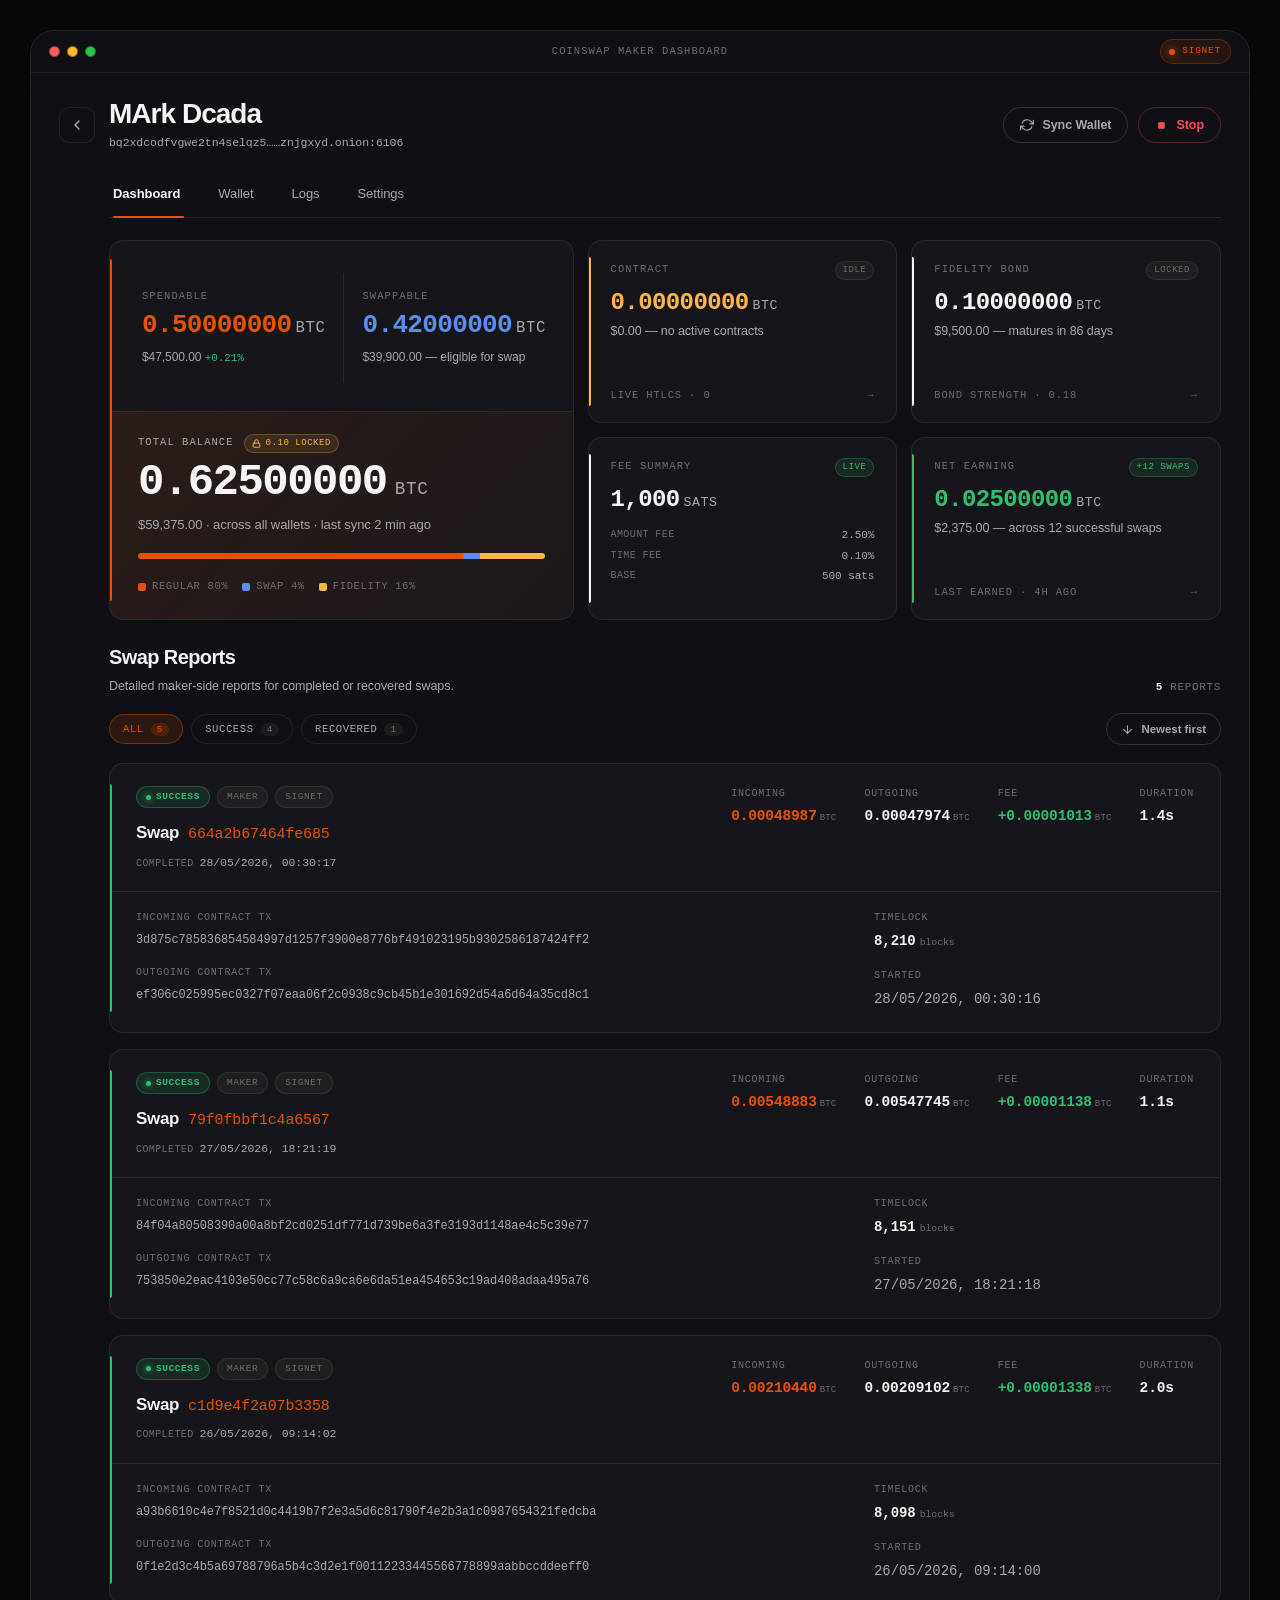
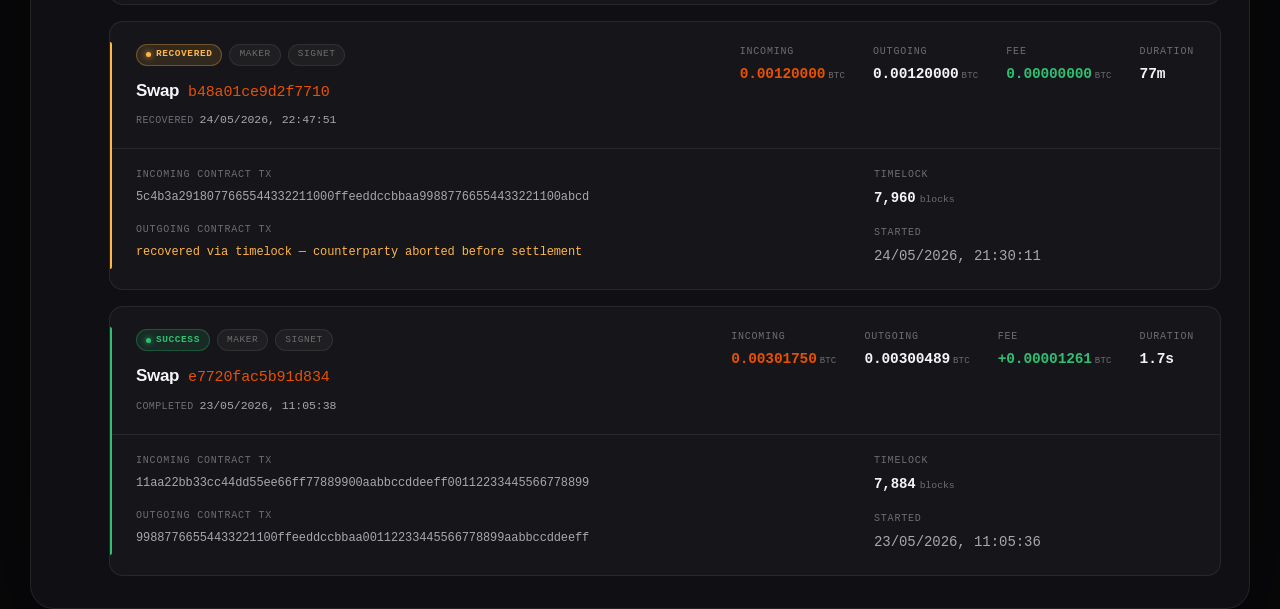
<file: project/Maker Dashboard.html>
<!doctype html>
<html lang="en">
<head>
<meta charset="utf-8" />
<meta name="viewport" content="width=device-width, initial-scale=1" />
<title>Coinswap Maker · Dashboard</title>
<link rel="stylesheet" href="app.css" />
<style>
  /* ────────── Card grid (Dashboard tab) ────────── */
  .grid {
    display: grid;
    grid-template-columns: 1.5fr 1fr 1fr;
    grid-template-rows: 1fr 1fr;
    gap: 14px;
    min-height: 380px;
    margin-left: 50px;
  }

  /* Combined balance card */
  .big-card {
    grid-column: 1;
    grid-row: 1 / 3;
    position: relative;
    background: var(--surface-2);
    border: 1px solid var(--border);
    border-radius: 14px;
    overflow: hidden;
    padding: 0;
    display: flex;
    flex-direction: column;
  }
  .big-card::before {
    content: "";
    position: absolute;
    top: 18px; bottom: 18px; left: 0;
    width: 2px;
    background: var(--orange);
    border-radius: 0 2px 2px 0;
  }
  .big-top {
    flex: 1;
    display: grid;
    grid-template-columns: 1fr 1px 1fr;
    align-items: stretch;
    padding: 26px 28px 22px;
  }
  .big-top .vdiv { background: var(--border); margin: 6px 0; }
  .metric {
    display: flex; flex-direction: column; justify-content: center;
    gap: 6px; padding: 0 18px;
  }
  .metric.left { padding-left: 4px; }
  .metric .label {
    font-family: var(--f-mono);
    font-size: 10.5px; font-weight: 500;
    letter-spacing: 0.10em; text-transform: uppercase;
    color: var(--text-3);
  }
  .metric .val {
    font-family: var(--f-mono);
    font-weight: 600; letter-spacing: -0.025em; line-height: 1.1;
    color: var(--text); font-variant-numeric: tabular-nums;
  }
  .metric .val small {
    font-size: 0.6em; font-weight: 500; margin-left: 4px;
    color: var(--text-2); letter-spacing: 0.04em;
  }
  .metric.spend .val { font-size: 26px; color: var(--orange); }
  .metric.swap .val { font-size: 26px; color: var(--blue); }
  .metric .sub {
    font-family: var(--f-sans); font-size: 12px;
    color: var(--text-2); margin-top: 2px;
  }
  .metric .sub .delta {
    color: var(--green); font-family: var(--f-mono); font-size: 11px;
  }

  .big-bottom {
    border-top: 1px solid var(--border);
    background: linear-gradient(135deg, rgba(232,80,2,0.10), rgba(255,84,27,0.02));
    padding: 22px 28px 24px;
    display: flex; flex-direction: column; gap: 6px;
  }
  .big-bottom .label {
    font-family: var(--f-mono);
    font-size: 10.5px; font-weight: 500;
    letter-spacing: 0.10em; text-transform: uppercase;
    color: var(--text-2);
    display: flex; align-items: center; gap: 10px;
  }
  .big-bottom .label .lock-pill {
    display: inline-flex; align-items: center; gap: 5px;
    padding: 2px 7px; border-radius: 999px;
    background: rgba(255,181,71,0.10);
    border: 1px solid rgba(255,181,71,0.28);
    color: var(--amber); font-size: 9px; letter-spacing: 0.06em;
  }
  .big-bottom .val {
    font-family: var(--f-mono);
    font-size: 44px; font-weight: 700;
    letter-spacing: -0.035em; line-height: 1.05;
    color: var(--text); font-variant-numeric: tabular-nums;
  }
  .big-bottom .val small {
    font-size: 0.4em; font-weight: 500; margin-left: 8px;
    color: var(--text-2); letter-spacing: 0.04em;
  }
  .big-bottom .sub {
    font-family: var(--f-sans); font-size: 13px;
    color: var(--text-2); margin-top: 4px;
  }
  .big-bottom .share {
    margin-top: 14px; display: flex; align-items: center; gap: 14px;
  }
  .big-bottom .share .legend {
    display: flex; align-items: center; gap: 6px;
    font-family: var(--f-mono); font-size: 10.5px;
    letter-spacing: 0.06em; text-transform: uppercase;
    color: var(--text-3);
  }
  .big-bottom .share .legend .swatch { width: 8px; height: 8px; border-radius: 2px; }
  .big-bottom .share .legend.s1 .swatch { background: var(--orange); }
  .big-bottom .share .legend.s2 .swatch { background: var(--blue); }
  .big-bottom .share .legend.s3 .swatch { background: var(--amber); }
  .big-bottom .bar {
    margin-top: 12px; width: 100%; height: 6px;
    background: var(--surface-3); border-radius: 999px;
    overflow: hidden; display: flex;
  }
  .big-bottom .bar > span { height: 100%; display: block; }
  .big-bottom .bar .b1 { background: var(--orange); }
  .big-bottom .bar .b2 { background: var(--blue); }
  .big-bottom .bar .b3 { background: var(--amber); }

  /* Stat cards */
  .bcard {
    position: relative;
    background: var(--surface-2);
    border: 1px solid var(--border);
    border-radius: 14px;
    padding: 20px 22px 18px;
    display: flex; flex-direction: column; gap: 6px;
    overflow: hidden;
  }
  .bcard::before {
    content: ""; position: absolute;
    top: 16px; bottom: 16px; left: 0; width: 2px;
    border-radius: 0 2px 2px 0;
  }
  .bcard.amber::before { background: var(--amber); }
  .bcard.orange::before { background: var(--orange); }
  .bcard.white::before { background: var(--text); }
  .bcard.green::before { background: var(--green); }
  .bcard .label {
    font-family: var(--f-mono);
    font-size: 10.5px; font-weight: 500;
    letter-spacing: 0.10em; text-transform: uppercase;
    color: var(--text-3);
    display: flex; align-items: center; justify-content: space-between; gap: 8px;
  }
  .bcard .label .pill {
    padding: 2px 7px; border-radius: 999px;
    font-family: var(--f-mono); font-size: 9px;
    letter-spacing: 0.06em; text-transform: uppercase;
  }
  .bcard .label .pill.live {
    background: rgba(47,191,113,0.10);
    border: 1px solid rgba(47,191,113,0.28);
    color: var(--green);
  }
  .bcard .label .pill.idle {
    background: rgba(255,255,255,0.04);
    border: 1px solid var(--border);
    color: var(--text-3);
  }
  .bcard .val {
    font-family: var(--f-mono);
    font-size: 24px; font-weight: 600;
    letter-spacing: -0.025em; line-height: 1.1;
    color: var(--text); font-variant-numeric: tabular-nums;
    margin-top: 4px;
  }
  .bcard .val small {
    font-size: 0.55em; font-weight: 500; margin-left: 4px;
    color: var(--text-2); letter-spacing: 0.04em;
  }
  .bcard.amber .val { color: var(--amber); }
  .bcard.orange .val { color: var(--orange); }
  .bcard.white .val { color: var(--text); }
  .bcard.green .val { color: var(--green); }
  .bcard .sub { font-size: 12.5px; color: var(--text-2); }
  .bcard .meta {
    margin-top: auto; padding-top: 12px;
    display: flex; align-items: center; justify-content: space-between;
    font-family: var(--f-mono); font-size: 10.5px;
    letter-spacing: 0.08em; text-transform: uppercase;
    color: var(--text-3);
  }
  .bcard .meta .arrow { color: var(--text-3); transition: color var(--t-base); }
  .bcard:hover .meta .arrow { color: var(--text); }
  .bcard .breakdown {
    margin-top: 8px; display: flex; flex-direction: column; gap: 4px;
    font-family: var(--f-mono); font-size: 11px; color: var(--text-2);
  }
  .bcard .breakdown .row { display: flex; justify-content: space-between; }
  .bcard .breakdown .row .k {
    color: var(--text-3); letter-spacing: 0.04em;
    text-transform: uppercase; font-size: 10px;
  }
  .bcard .breakdown .row .v { font-variant-numeric: tabular-nums; }

  /* Tab placeholder content (non-Dashboard tabs that stay on this page) */
  .placeholder {
    display: flex; flex-direction: column; align-items: center; justify-content: center;
    text-align: center; padding: 80px 24px;
    background: var(--surface-2);
    border: 1px solid var(--border);
    border-radius: 14px;
    min-height: 380px; gap: 10px;
    margin-left: 50px;
  }
  .placeholder .ic {
    width: 44px; height: 44px;
    border-radius: 14px;
    background: var(--surface-3);
    border: 1px solid var(--border);
    display: inline-flex; align-items: center; justify-content: center;
    color: var(--text-3); margin-bottom: 4px;
  }
  .placeholder h3 { margin: 0; font-size: 15px; font-weight: 600; letter-spacing: -0.01em; }
  .placeholder p { margin: 0; color: var(--text-2); max-width: 320px; font-size: 12.5px; }

  /* ────────── Swap History (Swap Reports) ────────── */
  .history {
    margin-left: 50px;
    display: flex;
    flex-direction: column;
    gap: 18px;
  }
  .history-head {
    display: flex;
    align-items: flex-end;
    justify-content: space-between;
    gap: 18px;
    flex-wrap: wrap;
  }
  .history-head .htitle h2 {
    margin: 0;
    font-size: 20px;
    font-weight: 700;
    letter-spacing: -0.03em;
    color: var(--text);
  }
  .history-head .htitle p {
    margin: 5px 0 0;
    font-size: 12.5px;
    color: var(--text-2);
  }
  .history-head .hcount {
    font-family: var(--f-mono);
    font-size: 11px;
    letter-spacing: 0.06em;
    text-transform: uppercase;
    color: var(--text-3);
    white-space: nowrap;
  }
  .history-head .hcount b {
    color: var(--text);
    font-weight: 600;
  }

  /* Filter bar */
  .history-filters {
    display: flex;
    align-items: center;
    gap: 8px;
    flex-wrap: wrap;
  }
  .fchip {
    appearance: none;
    height: 30px;
    padding: 0 13px;
    border-radius: 999px;
    background: transparent;
    border: 1px solid var(--border);
    font-family: var(--f-mono);
    font-size: 10.5px;
    font-weight: 500;
    letter-spacing: 0.06em;
    text-transform: uppercase;
    color: var(--text-2);
    cursor: pointer;
    display: inline-flex;
    align-items: center;
    gap: 7px;
    transition: background var(--t-base), color var(--t-base), border-color var(--t-base);
  }
  .fchip:hover { color: var(--text); border-color: var(--border-strong); }
  .fchip.active {
    background: rgba(232,80,2,0.12);
    border-color: rgba(232,80,2,0.40);
    color: var(--orange);
  }
  .fchip .n {
    font-size: 9.5px;
    padding: 1px 6px;
    border-radius: 999px;
    background: rgba(255,255,255,0.05);
    color: var(--text-3);
  }
  .fchip.active .n { background: rgba(232,80,2,0.18); color: var(--orange); }
  .history-filters .sort-btn { margin-left: auto; }

  /* Report card */
  .report {
    position: relative;
    background: var(--surface-2);
    border: 1px solid var(--border);
    border-radius: 14px;
    overflow: hidden;
    transition: border-color var(--t-base), transform var(--t-base);
  }
  .report::before {
    content: "";
    position: absolute;
    top: 20px; bottom: 20px; left: 0;
    width: 2px;
    border-radius: 0 2px 2px 0;
  }
  .report.ok::before { background: var(--green); }
  .report.recovered::before { background: var(--amber); }
  .report:hover { border-color: var(--border-strong); }

  .report-main {
    display: grid;
    grid-template-columns: 1fr auto;
    gap: 24px 32px;
    align-items: start;
    padding: 22px 26px 20px;
  }

  /* left identity block */
  .report-id .tags {
    display: flex;
    align-items: center;
    gap: 7px;
    flex-wrap: wrap;
    margin-bottom: 12px;
  }
  .rtag {
    display: inline-flex;
    align-items: center;
    gap: 5px;
    height: 22px;
    padding: 0 9px;
    border-radius: 999px;
    font-family: var(--f-mono);
    font-size: 9.5px;
    font-weight: 600;
    letter-spacing: 0.06em;
    text-transform: uppercase;
  }
  .rtag.status-ok {
    background: rgba(47,191,113,0.12);
    border: 1px solid rgba(47,191,113,0.30);
    color: var(--green);
  }
  .rtag.status-recovered {
    background: rgba(255,181,71,0.12);
    border: 1px solid rgba(255,181,71,0.30);
    color: var(--amber);
  }
  .rtag.status-ok .gdot { width: 5px; height: 5px; border-radius: 999px; background: var(--green); box-shadow: 0 0 6px var(--green); }
  .rtag.status-recovered .gdot { width: 5px; height: 5px; border-radius: 999px; background: var(--amber); box-shadow: 0 0 6px var(--amber); }
  .rtag.flat {
    background: rgba(255,255,255,0.04);
    border: 1px solid var(--border);
    color: var(--text-3);
    font-weight: 500;
  }
  .report-id .swap-name {
    display: flex;
    align-items: baseline;
    gap: 9px;
    flex-wrap: wrap;
  }
  .report-id .swap-name h3 {
    margin: 0;
    font-size: 17px;
    font-weight: 600;
    letter-spacing: -0.02em;
    color: var(--text);
  }
  .report-id .swap-name .hash {
    font-family: var(--f-mono);
    font-size: 15px;
    letter-spacing: -0.01em;
    color: var(--orange);
    cursor: copy;
  }
  .report-id .swap-name .hash:hover { color: var(--orange-hover); text-decoration: underline; }
  .report-id .completed {
    margin-top: 7px;
    font-family: var(--f-mono);
    font-size: 11.5px;
    color: var(--text-2);
    font-variant-numeric: tabular-nums;
  }
  .report-id .completed .c-label {
    color: var(--text-3);
    letter-spacing: 0.04em;
    text-transform: uppercase;
    font-size: 10px;
    margin-right: 6px;
  }

  /* right metrics */
  .report-metrics {
    display: grid;
    grid-template-columns: repeat(4, auto);
    gap: 8px 28px;
    text-align: left;
  }
  .rmetric { display: flex; flex-direction: column; gap: 5px; }
  .rmetric .k {
    font-family: var(--f-mono);
    font-size: 10px;
    font-weight: 500;
    letter-spacing: 0.08em;
    text-transform: uppercase;
    color: var(--text-3);
  }
  .rmetric .v {
    font-family: var(--f-mono);
    font-size: 14.5px;
    font-weight: 600;
    letter-spacing: -0.01em;
    color: var(--text);
    font-variant-numeric: tabular-nums;
    white-space: nowrap;
  }
  .rmetric.in .v { color: var(--orange); }
  .rmetric.out .v { color: var(--text); }
  .rmetric.fee .v { color: var(--green); }
  .rmetric .v small {
    font-size: 0.62em;
    font-weight: 500;
    color: var(--text-3);
    margin-left: 3px;
    letter-spacing: 0.02em;
  }

  /* settlement detail row */
  .report-detail {
    border-top: 1px solid var(--border);
    display: grid;
    grid-template-columns: 1fr 320px;
    gap: 22px 32px;
    padding: 18px 26px 22px;
  }
  .detail-col { display: flex; flex-direction: column; gap: 16px; }
  .dfield .k {
    font-family: var(--f-mono);
    font-size: 10px;
    font-weight: 500;
    letter-spacing: 0.08em;
    text-transform: uppercase;
    color: var(--text-3);
    margin-bottom: 6px;
  }
  .dfield .tx {
    font-family: var(--f-mono);
    font-size: 12px;
    color: var(--text-2);
    letter-spacing: -0.01em;
    word-break: break-all;
    cursor: copy;
    transition: color var(--t-base);
    line-height: 1.5;
  }
  .dfield .tx:hover { color: var(--text); }
  .dfield .val {
    font-family: var(--f-mono);
    font-size: 14px;
    font-weight: 600;
    color: var(--text);
    font-variant-numeric: tabular-nums;
  }
  .dfield .val small {
    font-size: 0.7em; font-weight: 500; color: var(--text-3); margin-left: 4px;
  }

  /* empty state when a filter yields nothing */
  .history-empty {
    display: none;
    text-align: center;
    padding: 60px 24px;
    background: var(--surface-2);
    border: 1px dashed var(--border-strong);
    border-radius: 14px;
    color: var(--text-2);
    font-size: 12.5px;
  }
  .history-empty.show { display: block; }

  @media (max-width: 900px) {
    .report-main { grid-template-columns: 1fr; }
    .report-metrics { grid-template-columns: repeat(2, 1fr); gap: 14px; }
    .report-detail { grid-template-columns: 1fr; }
  }

  /* Responsive */
  @media (max-width: 1100px) {
    .grid { grid-template-columns: 1fr 1fr; grid-template-rows: auto; }
    .big-card { grid-column: 1 / -1; grid-row: auto; }
  }
  @media (max-width: 720px) {
    .grid { grid-template-columns: 1fr; }
    .big-top { grid-template-columns: 1fr; }
    .big-top .vdiv { display: none; }
    .page-head { grid-template-columns: auto 1fr; }
    .head-actions { grid-column: 1 / -1; flex-wrap: wrap; }
  }
</style>
</head>
<body data-flow="wallet" data-screen-label="01 Maker Dashboard">

<div class="app">
  <div class="shell">

    <!-- Titlebar -->
    <div class="titlebar" aria-hidden="true">
      <div class="lights">
        <span class="light r"></span>
        <span class="light y"></span>
        <span class="light g"></span>
      </div>
      <div class="title-center">Coinswap Maker Dashboard</div>
      <div class="net-badge"><span class="dot"></span>Signet</div>
    </div>

    <main>

      <!-- Page head -->
      <div class="page-head">
        <button class="back-btn" title="Back to maker list" aria-label="Back to maker list">
          <svg width="16" height="16" viewBox="0 0 24 24" fill="none" stroke="currentColor"
               stroke-width="2" stroke-linecap="round" stroke-linejoin="round">
            <polyline points="15 18 9 12 15 6"></polyline>
          </svg>
        </button>
        <div class="title-block">
          <h1>MArk Dcada</h1>
          <div class="addr" id="torAddr" title="bq2xdcodfvgwe2tn4selqz5znjgxydabc.onion:6106">bq2xdcodfvgwe2tn4selqz5……znjgxyd.onion:6106</div>
        </div>
        <div class="head-actions">
          <button class="btn ghost" id="syncBtn">
            <svg class="sync-ic" width="14" height="14" viewBox="0 0 24 24" fill="none" stroke="currentColor"
                 stroke-width="2" stroke-linecap="round" stroke-linejoin="round">
              <polyline points="23 4 23 10 17 10"></polyline>
              <polyline points="1 20 1 14 7 14"></polyline>
              <path d="M3.51 9a9 9 0 0 1 14.85-3.36L23 10M1 14l4.64 4.36A9 9 0 0 0 20.49 15"></path>
            </svg>
            <span class="lbl">Sync Wallet</span>
          </button>
          <button class="btn danger-ghost" id="stopBtn">
            <svg width="13" height="13" viewBox="0 0 24 24" fill="currentColor">
              <rect x="6" y="6" width="12" height="12" rx="2"></rect>
            </svg>
            <span class="lbl">Stop</span>
          </button>
        </div>
      </div>

      <!-- Tabs -->
      <nav class="tabs" role="tablist" aria-label="Maker sections">
        <button class="tab active" role="tab" aria-selected="true" data-tab="dashboard">Dashboard</button>
        <button class="tab" role="tab" aria-selected="false" data-tab="wallet">Wallet</button>
        <button class="tab" role="tab" aria-selected="false" data-tab="logs">Logs</button>
        <a class="tab" role="tab" href="Settings.html">Settings</a>
      </nav>

      <!-- Dashboard panel -->
      <section class="grid" data-panel="dashboard" role="tabpanel">

        <article class="big-card">
          <div class="big-top">
            <div class="metric spend left">
              <span class="label">Spendable</span>
              <span class="val">0.50000000<small>BTC</small></span>
              <span class="sub">$47,500.00 <span class="delta">+0.21%</span></span>
            </div>
            <div class="vdiv"></div>
            <div class="metric swap">
              <span class="label">Swappable</span>
              <span class="val">0.42000000<small>BTC</small></span>
              <span class="sub">$39,900.00 — eligible for swap</span>
            </div>
          </div>
          <div class="big-bottom">
            <div class="label">
              Total Balance
              <span class="lock-pill">
                <svg width="9" height="9" viewBox="0 0 24 24" fill="none" stroke="currentColor"
                     stroke-width="2.5" stroke-linecap="round" stroke-linejoin="round">
                  <rect x="3" y="11" width="18" height="11" rx="2"></rect>
                  <path d="M7 11V7a5 5 0 0 1 10 0v4"></path>
                </svg>
                0.10 LOCKED
              </span>
            </div>
            <div class="val">0.62500000<small>BTC</small></div>
            <div class="sub">$59,375.00 · across all wallets · last sync 2&nbsp;min ago</div>
            <div class="bar" aria-hidden="true">
              <span class="b1" style="width: 80%"></span>
              <span class="b2" style="width: 4%"></span>
              <span class="b3" style="width: 16%"></span>
            </div>
            <div class="share">
              <div class="legend s1"><span class="swatch"></span>Regular 80%</div>
              <div class="legend s2"><span class="swatch"></span>Swap 4%</div>
              <div class="legend s3"><span class="swatch"></span>Fidelity 16%</div>
            </div>
          </div>
        </article>

        <article class="bcard amber">
          <div class="label">Contract<span class="pill idle">Idle</span></div>
          <div class="val">0.00000000<small>BTC</small></div>
          <div class="sub">$0.00 — no active contracts</div>
          <div class="meta"><span>Live HTLCs · 0</span><span class="arrow">→</span></div>
        </article>

        <article class="bcard white">
          <div class="label">Fidelity Bond<span class="pill idle">Locked</span></div>
          <div class="val">0.10000000<small>BTC</small></div>
          <div class="sub">$9,500.00 — matures in 86 days</div>
          <div class="meta"><span>Bond strength · 0.18</span><span class="arrow">→</span></div>
        </article>

        <article class="bcard white">
          <div class="label">Fee Summary<span class="pill live">Live</span></div>
          <div class="val">1,000<small>SATS</small></div>
          <div class="breakdown">
            <div class="row"><span class="k">Amount fee</span><span class="v">2.50%</span></div>
            <div class="row"><span class="k">Time fee</span><span class="v">0.10%</span></div>
            <div class="row"><span class="k">Base</span><span class="v">500 sats</span></div>
          </div>
        </article>

        <article class="bcard green">
          <div class="label">Net Earning<span class="pill live">+12 swaps</span></div>
          <div class="val">0.02500000<small>BTC</small></div>
          <div class="sub">$2,375.00 — across 12 successful swaps</div>
          <div class="meta"><span>Last earned · 4h ago</span><span class="arrow">→</span></div>
        </article>

      </section>

      <!-- Placeholder panels for other tabs -->
      <section class="placeholder" data-panel="wallet" role="tabpanel" hidden>
        <div class="ic">
          <svg width="20" height="20" viewBox="0 0 24 24" fill="none" stroke="currentColor"
               stroke-width="1.6" stroke-linecap="round" stroke-linejoin="round">
            <path d="M20 12V8H6a2 2 0 0 1 0-4h12v4"></path>
            <path d="M4 6v12a2 2 0 0 0 2 2h14v-4"></path>
            <path d="M18 12a2 2 0 0 0-2 2v0a2 2 0 0 0 2 2h4v-4Z"></path>
          </svg>
        </div>
        <h3>Wallet</h3>
        <p>Regular, Swap, Contract, Fidelity and Spendable balances with UTXO detail.</p>
      </section>
      <section class="history" data-panel="dashboard" role="tabpanel">
        <div class="history-head">
          <div class="htitle">
            <h2>Swap Reports</h2>
            <p>Detailed maker-side reports for completed or recovered swaps.</p>
          </div>
          <div class="hcount"><b id="hCount">5</b> reports</div>
        </div>
        <div class="history-filters">
          <button class="fchip active" data-filter="all">All <span class="n" data-n="all">5</span></button>
          <button class="fchip" data-filter="ok">Success <span class="n" data-n="ok">4</span></button>
          <button class="fchip" data-filter="recovered">Recovered <span class="n" data-n="recovered">1</span></button>
          <button class="btn ghost sm sort-btn" id="sortBtn">
            <svg width="13" height="13" viewBox="0 0 24 24" fill="none" stroke="currentColor"
                 stroke-width="2" stroke-linecap="round" stroke-linejoin="round">
              <line x1="12" y1="5" x2="12" y2="19"></line>
              <polyline points="19 12 12 19 5 12"></polyline>
            </svg>
            <span class="lbl">Newest first</span>
          </button>
        </div>
        <div id="reportList" class="report-list" style="display:flex;flex-direction:column;gap:16px;"></div>
        <div class="history-empty" id="historyEmpty">No swaps match this filter.</div>
      </section>
      <section class="placeholder" data-panel="logs" role="tabpanel" hidden>
        <div class="ic">
          <svg width="20" height="20" viewBox="0 0 24 24" fill="none" stroke="currentColor"
               stroke-width="1.6" stroke-linecap="round" stroke-linejoin="round">
            <path d="M14 2H6a2 2 0 0 0-2 2v16a2 2 0 0 0 2 2h12a2 2 0 0 0 2-2V8z"></path>
            <polyline points="14 2 14 8 20 8"></polyline>
            <line x1="9" y1="13" x2="15" y2="13"></line>
            <line x1="9" y1="17" x2="15" y2="17"></line>
          </svg>
        </div>
        <h3>Logs</h3>
        <p>Live RPC and routing logs streaming from this maker instance.</p>
      </section>

    </main>
  </div>
</div>

<div class="toast" id="toast" role="status" aria-live="polite">
  <span class="dot"></span>
  <span class="msg">Wallet synced</span>
</div>

<script>
(function () {
  const TABS = document.querySelectorAll('.tab');
  const PANELS = document.querySelectorAll('[data-panel]');
  const TAB_KEY = 'coinswap:maker:activeTab';

  function activate(name) {
    TABS.forEach(t => {
      // Skip <a> tabs (they navigate away)
      if (t.tagName !== 'BUTTON') return;
      const on = t.dataset.tab === name;
      t.classList.toggle('active', on);
      t.setAttribute('aria-selected', on ? 'true' : 'false');
    });
    PANELS.forEach(p => { p.hidden = p.dataset.panel !== name; });
    try { localStorage.setItem(TAB_KEY, name); } catch (e) {}
  }

  TABS.forEach(t => {
    if (t.tagName !== 'BUTTON') return;
    t.addEventListener('click', () => activate(t.dataset.tab));
  });

  try {
    const saved = localStorage.getItem(TAB_KEY);
    if (saved && [...TABS].some(t => t.tagName === 'BUTTON' && t.dataset.tab === saved)) activate(saved);
  } catch (e) {}

  const toast = document.getElementById('toast');
  function showToast(msg, variant) {
    toast.classList.remove('warn', 'err');
    if (variant === 'warn') toast.classList.add('warn');
    if (variant === 'err') toast.classList.add('err');
    toast.querySelector('.msg').textContent = msg;
    toast.classList.add('show');
    clearTimeout(showToast._t);
    showToast._t = setTimeout(() => toast.classList.remove('show'), 1800);
  }

  const syncBtn = document.getElementById('syncBtn');
  let syncing = false;
  syncBtn.addEventListener('click', () => {
    if (syncing) return;
    syncing = true;
    syncBtn.classList.add('spinning');
    syncBtn.querySelector('.lbl').textContent = 'Syncing…';
    setTimeout(() => {
      syncing = false;
      syncBtn.classList.remove('spinning');
      syncBtn.querySelector('.lbl').textContent = 'Sync Wallet';
      showToast('Wallet synced');
    }, 1600);
  });

  const stopBtn = document.getElementById('stopBtn');
  const STATUS_KEY = 'coinswap:maker:status';
  let running = (function () {
    try { return localStorage.getItem(STATUS_KEY) !== 'stopped'; } catch (e) { return true; }
  })();
  function renderStatus() {
    if (running) {
      stopBtn.classList.add('danger-ghost');
      stopBtn.classList.remove('start-ghost');
      stopBtn.querySelector('.lbl').textContent = 'Stop';
      stopBtn.querySelector('svg').outerHTML =
        '<svg width="13" height="13" viewBox="0 0 24 24" fill="currentColor"><rect x="6" y="6" width="12" height="12" rx="2"></rect></svg>';
    } else {
      stopBtn.classList.remove('danger-ghost');
      stopBtn.classList.add('start-ghost');
      stopBtn.querySelector('.lbl').textContent = 'Start';
      stopBtn.querySelector('svg').outerHTML =
        '<svg width="13" height="13" viewBox="0 0 24 24" fill="currentColor"><polygon points="6 4 20 12 6 20 6 4"></polygon></svg>';
    }
  }
  stopBtn.addEventListener('click', () => {
    running = !running;
    try { localStorage.setItem(STATUS_KEY, running ? 'running' : 'stopped'); } catch (e) {}
    renderStatus();
    showToast(running ? 'Maker started' : 'Maker stopped', running ? '' : 'warn');
  });
  renderStatus();

  const torAddr = document.getElementById('torAddr');
  torAddr.addEventListener('click', () => {
    const full = torAddr.getAttribute('title') || torAddr.textContent;
    navigator.clipboard && navigator.clipboard.writeText(full).then(
      () => showToast('Tor address copied'),
      () => showToast('Copy failed', 'err')
    );
  });

  /* ────────── Swap History ────────── */
  const SWAPS = [
    {
      id: '664a2b67464fe685', status: 'ok',
      completed: '28/05/2026, 00:30:17', started: '28/05/2026, 00:30:16',
      incoming: '0.00048987', outgoing: '0.00047974', fee: '+0.00001013',
      duration: '1.4s', timelock: 8210,
      txIn: '3d875c785836854584997d1257f3900e8776bf491023195b9302586187424ff2',
      txOut: 'ef306c025995ec0327f07eaa06f2c0938c9cb45b1e301692d54a6d64a35cd8c1',
    },
    {
      id: '79f0fbbf1c4a6567', status: 'ok',
      completed: '27/05/2026, 18:21:19', started: '27/05/2026, 18:21:18',
      incoming: '0.00548883', outgoing: '0.00547745', fee: '+0.00001138',
      duration: '1.1s', timelock: 8151,
      txIn: '84f04a80508390a00a8bf2cd0251df771d739be6a3fe3193d1148ae4c5c39e77',
      txOut: '753850e2eac4103e50cc77c58c6a9ca6e6da51ea454653c19ad408adaa495a76',
    },
    {
      id: 'c1d9e4f2a07b3358', status: 'ok',
      completed: '26/05/2026, 09:14:02', started: '26/05/2026, 09:14:00',
      incoming: '0.00210440', outgoing: '0.00209102', fee: '+0.00001338',
      duration: '2.0s', timelock: 8098,
      txIn: 'a93b6610c4e7f8521d0c4419b7f2e3a5d6c81790f4e2b3a1c0987654321fedcba',
      txOut: '0f1e2d3c4b5a69788796a5b4c3d2e1f00112233445566778899aabbccddeeff0',
    },
    {
      id: 'b48a01ce9d2f7710', status: 'recovered',
      completed: '24/05/2026, 22:47:51', started: '24/05/2026, 21:30:11',
      incoming: '0.00120000', outgoing: '0.00120000', fee: '0.00000000',
      duration: '77m', timelock: 7960,
      txIn: '5c4b3a2918077665544332211000ffeeddccbbaa99887766554433221100abcd',
      txOut: 'recovered via timelock — counterparty aborted before settlement',
      recovered: true,
    },
    {
      id: 'e7720fac5b91d834', status: 'ok',
      completed: '23/05/2026, 11:05:38', started: '23/05/2026, 11:05:36',
      incoming: '0.00301750', outgoing: '0.00300489', fee: '+0.00001261',
      duration: '1.7s', timelock: 7884,
      txIn: '11aa22bb33cc44dd55ee66ff77889900aabbccddeeff00112233445566778899',
      txOut: '99887766554433221100ffeeddccbbaa00112233445566778899aabbccddeeff',
    },
  ];

  const STATUS_META = {
    ok: { label: 'Success', cls: 'status-ok' },
    recovered: { label: 'Recovered', cls: 'status-recovered' },
  };

  function esc(s) { return String(s).replace(/[&<>"]/g, c => ({ '&':'&amp;','<':'&lt;','>':'&gt;','"':'&quot;' }[c])); }

  function reportCard(s) {
    const meta = STATUS_META[s.status];
    const outTx = s.recovered
      ? `<div class="tx" style="cursor:default;color:var(--amber)">${esc(s.txOut)}</div>`
      : `<div class="tx" data-copy="${esc(s.txOut)}" title="Click to copy">${esc(s.txOut)}</div>`;
    return `
      <article class="report ${s.status === 'ok' ? 'ok' : 'recovered'}" data-status="${s.status}" data-ts="${s.started}">
        <div class="report-main">
          <div class="report-id">
            <div class="tags">
              <span class="rtag ${meta.cls}"><span class="gdot"></span>${meta.label}</span>
              <span class="rtag flat">maker</span>
              <span class="rtag flat">signet</span>
            </div>
            <div class="swap-name">
              <h3>Swap</h3>
              <span class="hash" data-copy="${esc(s.id)}" title="Click to copy swap id">${esc(s.id)}</span>
            </div>
            <div class="completed"><span class="c-label">${s.recovered ? 'Recovered' : 'Completed'}</span>${esc(s.completed)}</div>
          </div>
          <div class="report-metrics">
            <div class="rmetric in"><span class="k">Incoming</span><span class="v">${esc(s.incoming)}<small>BTC</small></span></div>
            <div class="rmetric out"><span class="k">Outgoing</span><span class="v">${esc(s.outgoing)}<small>BTC</small></span></div>
            <div class="rmetric fee"><span class="k">Fee</span><span class="v">${esc(s.fee)}<small>BTC</small></span></div>
            <div class="rmetric"><span class="k">Duration</span><span class="v">${esc(s.duration)}</span></div>
          </div>
        </div>
        <div class="report-detail">
          <div class="detail-col">
            <div class="dfield">
              <div class="k">Incoming contract tx</div>
              <div class="tx" data-copy="${esc(s.txIn)}" title="Click to copy">${esc(s.txIn)}</div>
            </div>
            <div class="dfield">
              <div class="k">Outgoing contract tx</div>
              ${outTx}
            </div>
          </div>
          <div class="detail-col">
            <div class="dfield">
              <div class="k">Timelock</div>
              <div class="val">${s.timelock.toLocaleString()}<small>blocks</small></div>
            </div>
            <div class="dfield">
              <div class="k">Started</div>
              <div class="val" style="font-weight:500;color:var(--text-2)">${esc(s.started)}</div>
            </div>
          </div>
        </div>
      </article>`;
  }

  const reportList = document.getElementById('reportList');
  const historyEmpty = document.getElementById('historyEmpty');
  const hCount = document.getElementById('hCount');
  const sortBtn = document.getElementById('sortBtn');
  let activeFilter = 'all';
  let newestFirst = true;

  function tsKey(s) { // 'DD/MM/YYYY, HH:MM:SS' -> sortable number
    const m = s.match(/(\d{2})\/(\d{2})\/(\d{4}),\s*(\d{2}):(\d{2}):(\d{2})/);
    return m ? +(m[3] + m[2] + m[1] + m[4] + m[5] + m[6]) : 0;
  }

  function renderReports() {
    let rows = SWAPS.slice().sort((a, b) =>
      newestFirst ? tsKey(b.started) - tsKey(a.started) : tsKey(a.started) - tsKey(b.started));
    if (activeFilter !== 'all') rows = rows.filter(s => s.status === activeFilter);
    reportList.innerHTML = rows.map(reportCard).join('');
    const visible = rows.length;
    hCount.textContent = visible;
    historyEmpty.classList.toggle('show', visible === 0);
  }

  // filter counts
  document.querySelector('[data-n="all"]').textContent = SWAPS.length;
  document.querySelector('[data-n="ok"]').textContent = SWAPS.filter(s => s.status === 'ok').length;
  document.querySelector('[data-n="recovered"]').textContent = SWAPS.filter(s => s.status === 'recovered').length;

  document.querySelectorAll('.fchip').forEach(chip => {
    chip.addEventListener('click', () => {
      document.querySelectorAll('.fchip').forEach(c => c.classList.remove('active'));
      chip.classList.add('active');
      activeFilter = chip.dataset.filter;
      renderReports();
    });
  });

  sortBtn.addEventListener('click', () => {
    newestFirst = !newestFirst;
    sortBtn.querySelector('.lbl').textContent = newestFirst ? 'Newest first' : 'Oldest first';
    sortBtn.querySelector('svg').style.transform = newestFirst ? '' : 'scaleY(-1)';
    renderReports();
  });

  // copy on tx / id click (event delegation)
  reportList.addEventListener('click', (e) => {
    const el = e.target.closest('[data-copy]');
    if (!el) return;
    const txt = el.getAttribute('data-copy');
    navigator.clipboard && navigator.clipboard.writeText(txt).then(
      () => showToast(txt.length > 24 ? 'Transaction id copied' : 'Swap id copied'),
      () => showToast('Copy failed', 'err')
    );
  });

  renderReports();
})();
</script>
</body>
</html>
</file>
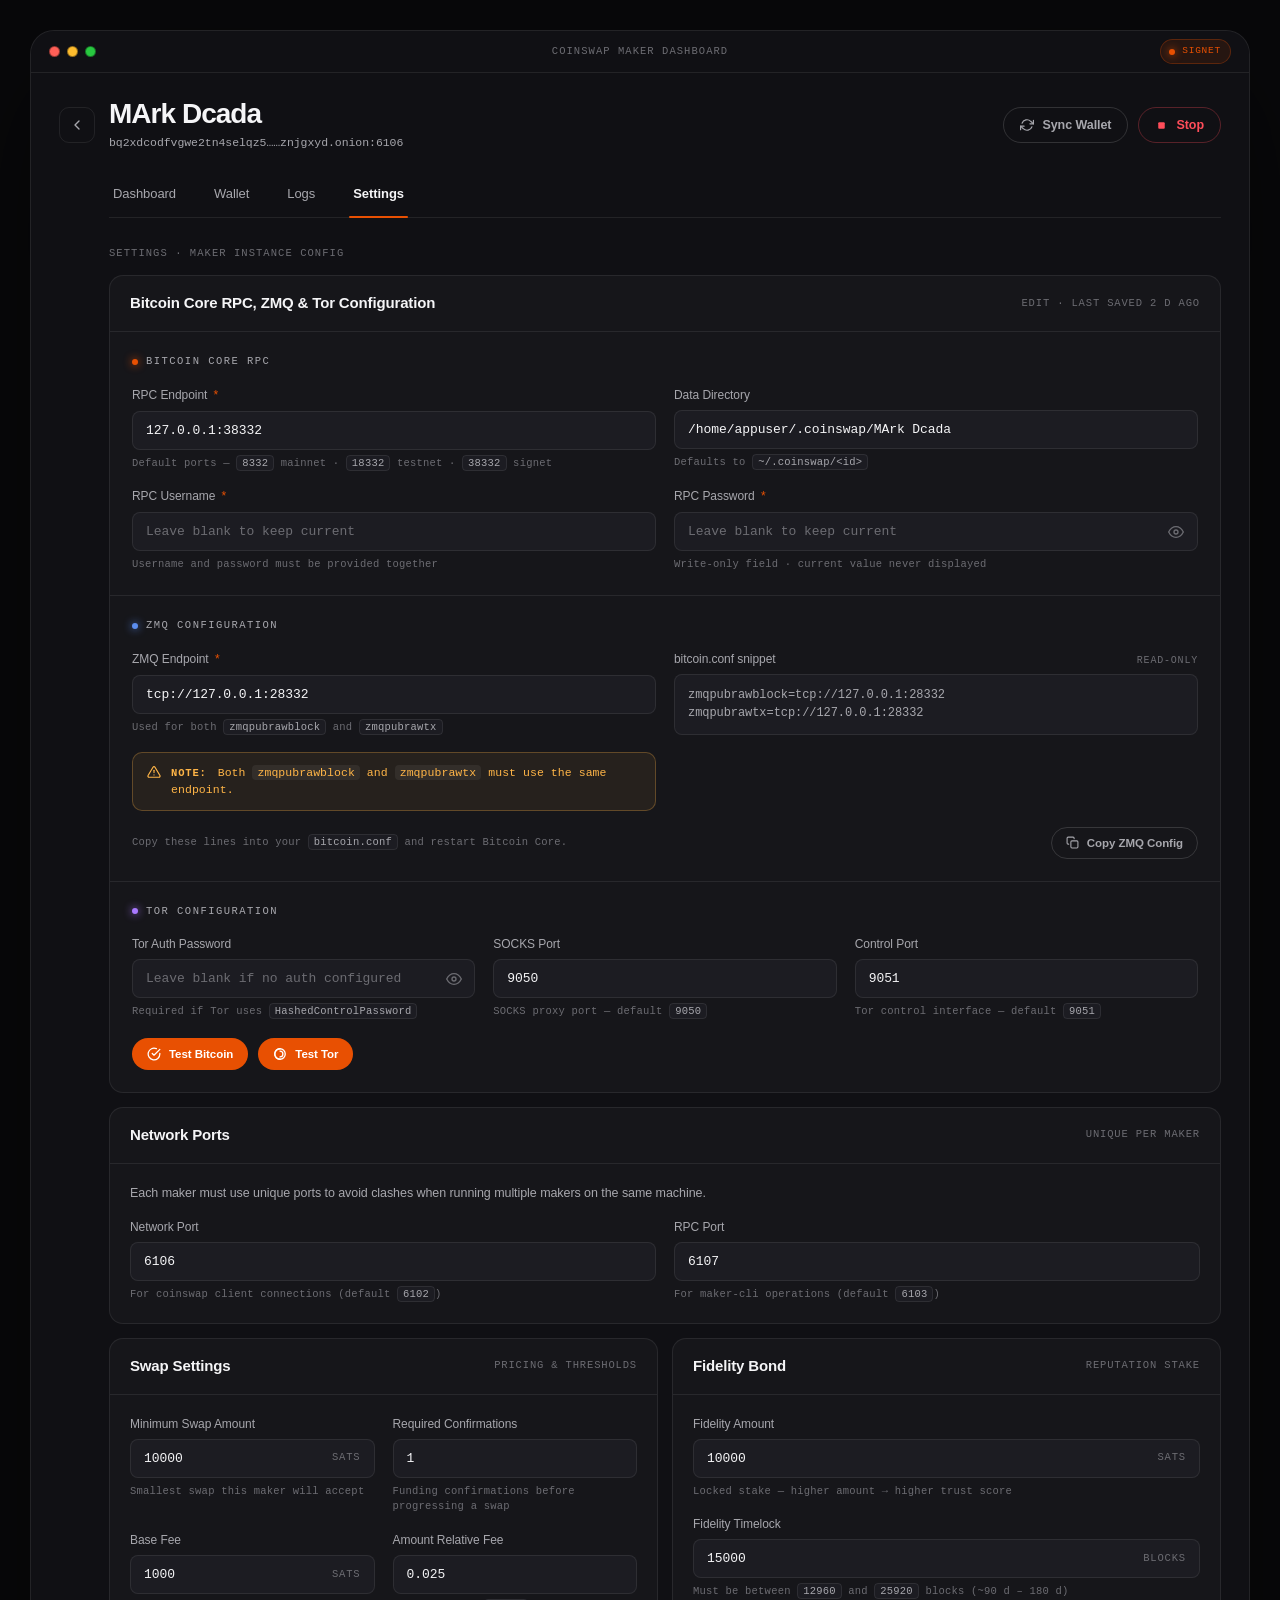
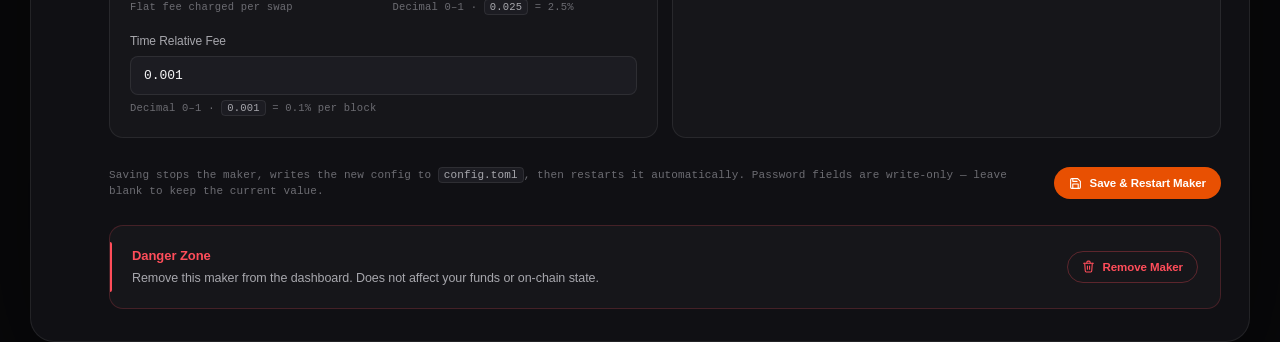
<file: project/Settings.html>
<!doctype html>
<html lang="en">
<head>
<meta charset="utf-8" />
<meta name="viewport" content="width=device-width, initial-scale=1" />
<title>Coinswap Maker · Settings</title>
<link rel="stylesheet" href="app.css" />
<style>
  /* ═══════════════════════════════════════════════════════════
     Settings — page-specific styles
     ═══════════════════════════════════════════════════════════ */

  .settings-eyebrow {
    margin: 6px 0 -8px 50px;
    font-family: var(--f-mono);
    font-size: 10.5px;
    font-weight: 500;
    letter-spacing: 0.10em;
    text-transform: uppercase;
    color: var(--text-3);
  }

  .settings-wrap {
    margin-left: 50px;
    display: flex;
    flex-direction: column;
    gap: 14px;
  }
  .settings-row {
    display: grid;
    grid-template-columns: 1fr 1fr;
    gap: 14px;
  }

  /* ────────── Card chrome ────────── */
  .card {
    background: var(--surface-2);
    border: 1px solid var(--border);
    border-radius: 14px;
    overflow: hidden;
  }
  .card-head {
    padding: 16px 20px;
    border-bottom: 1px solid var(--border);
    display: flex;
    align-items: center;
    justify-content: space-between;
    gap: 14px;
  }
  .card-head h2 {
    margin: 0;
    font-size: 15px;
    font-weight: 600;
    letter-spacing: -0.01em;
  }
  .card-head .head-meta {
    font-family: var(--f-mono);
    font-size: 10.5px;
    letter-spacing: 0.08em;
    text-transform: uppercase;
    color: var(--text-3);
  }
  .card-body {
    padding: 20px;
  }

  /* ────────── Sub-section (inside big combined card) ────────── */
  .subsection { padding: 22px 22px; }
  .subsection + .subsection { border-top: 1px solid var(--border); }
  .test-btn-row {
    display: flex;
    gap: 10px;
    margin-top: 18px;
    flex-wrap: wrap;
  }
  .btn .ic { transition: transform var(--t-base); }
  .btn.spinning .ic { animation: spin 0.9s linear infinite; }
  .sub-title {
    display: flex;
    align-items: center;
    gap: 8px;
    margin: 0 0 16px;
    font-family: var(--f-mono);
    font-size: 10.5px;
    font-weight: 500;
    letter-spacing: 0.14em;
    text-transform: uppercase;
    color: var(--text-2);
  }
  .sub-title .pip {
    width: 6px; height: 6px;
    border-radius: 999px;
    background: var(--orange);
    box-shadow: 0 0 8px var(--orange);
  }
  .sub-title .pip.blue { background: var(--blue); box-shadow: 0 0 8px var(--blue); }
  .sub-title .pip.purple { background: var(--purple); box-shadow: 0 0 8px var(--purple); }
  .sub-title .pip.amber { background: var(--amber); box-shadow: 0 0 8px var(--amber); }
  .sub-title .pip.green { background: var(--green); box-shadow: 0 0 8px var(--green); }

  /* ────────── Field grid ────────── */
  .field-grid {
    display: grid;
    grid-template-columns: 1fr 1fr;
    gap: 16px 18px;
  }
  .field-grid .span-2 { grid-column: 1 / -1; }
  .field-grid.cols-3 { grid-template-columns: 1fr 1fr 1fr; }
  .field-grid.cols-3 .span-3 { grid-column: 1 / -1; }

  /* ────────── Field ────────── */
  .field {
    display: flex;
    flex-direction: column;
    gap: 6px;
    min-width: 0;
  }
  .field > label {
    font-family: var(--f-sans);
    font-size: 12px;
    font-weight: 500;
    color: var(--text-2);
    letter-spacing: -0.005em;
    display: flex;
    align-items: baseline;
    gap: 5px;
  }
  .field > label .req {
    color: var(--orange);
    font-family: var(--f-mono);
  }
  .field > label .right {
    margin-left: auto;
    font-family: var(--f-mono);
    font-size: 10px;
    text-transform: uppercase;
    letter-spacing: 0.08em;
    color: var(--text-3);
  }

  .input-wrap {
    position: relative;
    background: var(--surface-3);
    border: 1px solid var(--border);
    border-radius: 8px;
    transition: border-color var(--t-base);
    display: flex;
    align-items: center;
  }
  .input-wrap:focus-within {
    border-color: var(--border-strong);
  }
  .input-wrap input,
  .input-wrap textarea {
    width: 100%;
    background: transparent;
    border: 0;
    outline: 0;
    color: var(--text);
    font-family: var(--f-mono);
    font-size: 13px;
    padding: 11px 13px;
    letter-spacing: -0.005em;
  }
  .input-wrap input::placeholder { color: var(--text-3); }
  .input-wrap .eye-btn {
    background: transparent;
    border: 0;
    color: var(--text-3);
    cursor: pointer;
    width: 36px;
    height: 36px;
    display: inline-flex;
    align-items: center;
    justify-content: center;
    border-radius: 6px;
    margin-right: 4px;
    transition: color var(--t-base), background var(--t-base);
  }
  .input-wrap .eye-btn:hover { color: var(--text); background: rgba(255,255,255,0.04); }
  .input-wrap .unit {
    padding: 0 13px 0 0;
    font-family: var(--f-mono);
    font-size: 10.5px;
    letter-spacing: 0.08em;
    text-transform: uppercase;
    color: var(--text-3);
    pointer-events: none;
  }

  .hint {
    margin: 0;
    font-family: var(--f-mono);
    font-size: 10.5px;
    color: var(--text-3);
    letter-spacing: 0.02em;
    line-height: 1.5;
  }
  .hint code {
    font-family: var(--f-mono);
    font-size: 10.5px;
    background: var(--surface-3);
    border: 1px solid var(--border);
    color: var(--text-2);
    padding: 1px 5px;
    border-radius: 4px;
  }

  /* Toggle field — locked-on display */
  .toggle-field {
    display: flex;
    align-items: center;
    justify-content: space-between;
    background: var(--surface-3);
    border: 1px solid var(--border);
    border-radius: 8px;
    padding: 11px 14px;
    gap: 12px;
  }
  .toggle-field .toggle-meta {
    display: flex;
    flex-direction: column;
    gap: 2px;
    min-width: 0;
  }
  .toggle-field .toggle-meta .t-label {
    font-family: var(--f-mono);
    font-size: 12px;
    color: var(--text);
    letter-spacing: 0.02em;
  }
  .toggle-field .toggle-meta .t-sub {
    font-family: var(--f-mono);
    font-size: 10.5px;
    color: var(--text-3);
  }
  .toggle-field .always-on {
    display: inline-flex;
    align-items: center;
    gap: 6px;
    padding: 4px 9px;
    border-radius: 999px;
    background: rgba(47,191,113,0.10);
    border: 1px solid rgba(47,191,113,0.28);
    font-family: var(--f-mono);
    font-size: 9.5px;
    letter-spacing: 0.08em;
    text-transform: uppercase;
    color: var(--green);
  }
  .toggle-field .always-on .dot {
    width: 6px; height: 6px;
    border-radius: 999px;
    background: var(--green);
    box-shadow: 0 0 8px var(--green);
  }

  /* Code block */
  .code-block {
    margin: 0;
    background: var(--surface-3);
    border: 1px solid var(--border);
    border-radius: 8px;
    padding: 11px 13px;
    font-family: var(--f-mono);
    font-size: 12px;
    color: var(--text-2);
    line-height: 1.55;
    white-space: pre;
    overflow-x: auto;
  }

  /* Banners */
  .banner {
    display: flex;
    gap: 10px;
    align-items: flex-start;
    padding: 11px 14px;
    border-radius: 10px;
    font-family: var(--f-mono);
    font-size: 11.5px;
    line-height: 1.5;
    letter-spacing: 0.005em;
  }
  .banner .ic {
    flex: 0 0 14px;
    width: 14px; height: 14px;
    margin-top: 1px;
  }
  .banner.warn {
    background: rgba(255,181,71,0.07);
    border: 1px solid rgba(255,181,71,0.28);
    color: var(--amber);
  }
  .banner.info {
    background: rgba(91,141,239,0.07);
    border: 1px solid rgba(91,141,239,0.28);
    color: var(--blue);
  }
  .banner strong {
    font-weight: 700;
    text-transform: uppercase;
    font-size: 10.5px;
    letter-spacing: 0.08em;
    margin-right: 4px;
  }
  .banner code {
    background: rgba(255,255,255,0.06);
    padding: 1px 5px;
    border-radius: 4px;
    font-family: var(--f-mono);
    color: inherit;
  }

  /* ────────── Test Connection card ────────── */
  .test-card .card-body {
    display: flex;
    flex-direction: column;
    gap: 14px;
  }
  .conn-panel {
    background: var(--surface-3);
    border: 1px solid var(--border);
    border-radius: 10px;
    padding: 14px 16px;
    display: flex;
    flex-direction: column;
    gap: 10px;
  }
  .conn-status {
    display: flex;
    align-items: center;
    justify-content: space-between;
    padding-bottom: 10px;
    border-bottom: 1px dashed var(--border);
  }
  .conn-status .label {
    display: inline-flex;
    align-items: center;
    gap: 8px;
    font-family: var(--f-mono);
    font-size: 11px;
    color: var(--text-2);
    letter-spacing: 0.04em;
  }
  .conn-status .label .dot {
    width: 7px; height: 7px;
    border-radius: 999px;
    background: var(--text-3);
  }
  .conn-status.ok .label .dot { background: var(--green); box-shadow: 0 0 8px var(--green); }
  .conn-status.err .label .dot { background: var(--red); box-shadow: 0 0 8px var(--red); }
  .conn-status .pill {
    font-family: var(--f-mono);
    font-size: 9.5px;
    letter-spacing: 0.08em;
    text-transform: uppercase;
    color: var(--text-3);
  }
  .conn-status.ok .pill { color: var(--green); }
  .conn-status.err .pill { color: var(--red); }

  .conn-rows {
    display: grid;
    grid-template-columns: 1fr 1fr;
    gap: 8px 18px;
  }
  .conn-row {
    display: flex;
    align-items: center;
    justify-content: space-between;
    gap: 12px;
    font-family: var(--f-mono);
    font-size: 11px;
  }
  .conn-row .k {
    color: var(--text-3);
    letter-spacing: 0.04em;
  }
  .conn-row .v {
    color: var(--text-3);
    font-variant-numeric: tabular-nums;
    text-align: right;
    transition: color var(--t-base);
  }
  .conn-rows.filled .v { color: var(--text); }

  .test-desc {
    font-size: 12.5px;
    color: var(--text-2);
    margin: 0;
  }
  .test-actions {
    display: flex;
    gap: 10px;
    justify-content: flex-end;
  }
  .test-actions .btn { height: 36px; }

  /* ────────── Network Ports card ────────── */
  .ports-desc {
    font-size: 12.5px;
    color: var(--text-2);
    margin: 0 0 16px;
  }

  /* ────────── ZMQ subsection layout ────────── */
  .zmq-grid {
    display: grid;
    grid-template-columns: 1fr 1fr;
    gap: 16px 18px;
  }
  .zmq-grid .copy-row {
    grid-column: 1 / -1;
    display: flex;
    align-items: center;
    justify-content: space-between;
    gap: 14px;
    flex-wrap: wrap;
  }

  /* ────────── Footer (Save bar) ────────── */
  .save-bar {
    margin-top: 4px;
    display: flex;
    align-items: center;
    justify-content: space-between;
    gap: 18px;
    flex-wrap: wrap;
  }
  .save-bar .save-note {
    flex: 1 1 360px;
    font-family: var(--f-mono);
    font-size: 11px;
    color: var(--text-3);
    line-height: 1.5;
    letter-spacing: 0.01em;
  }
  .save-bar .save-note code {
    background: var(--surface-3);
    border: 1px solid var(--border);
    color: var(--text-2);
    padding: 1px 5px;
    border-radius: 4px;
  }

  /* ────────── Danger zone ────────── */
  .danger {
    background: var(--surface-2);
    border: 1px solid rgba(255,77,90,0.20);
    border-radius: 14px;
    padding: 20px 22px;
    display: flex;
    align-items: center;
    justify-content: space-between;
    gap: 18px;
    position: relative;
    overflow: hidden;
  }
  .danger::before {
    content: "";
    position: absolute;
    top: 16px; bottom: 16px; left: 0; width: 2px;
    background: var(--red);
    border-radius: 0 2px 2px 0;
  }
  .danger .danger-meta {
    display: flex;
    flex-direction: column;
    gap: 4px;
    min-width: 0;
  }
  .danger .danger-meta h2 {
    margin: 0;
    font-size: 13px;
    font-weight: 600;
    color: var(--red);
    letter-spacing: -0.005em;
  }
  .danger .danger-meta p {
    margin: 0;
    font-size: 12.5px;
    color: var(--text-2);
  }

  /* ────────── Responsive ────────── */
  @media (max-width: 1100px) {
    .settings-row { grid-template-columns: 1fr; }
    .field-grid.cols-3 { grid-template-columns: 1fr 1fr; }
  }
  @media (max-width: 720px) {
    .field-grid,
    .conn-rows,
    .zmq-grid { grid-template-columns: 1fr; }
    .field-grid.cols-3 { grid-template-columns: 1fr; }
    .settings-wrap,
    .settings-eyebrow { margin-left: 0; }
    .page-head { grid-template-columns: auto 1fr; }
    .head-actions { grid-column: 1 / -1; flex-wrap: wrap; }
    .danger { flex-direction: column; align-items: flex-start; }
  }
</style>
</head>
<body data-flow="wallet" data-screen-label="05 Maker Settings">

<div class="app">
  <div class="shell">

    <!-- Titlebar -->
    <div class="titlebar" aria-hidden="true">
      <div class="lights">
        <span class="light r"></span>
        <span class="light y"></span>
        <span class="light g"></span>
      </div>
      <div class="title-center">Coinswap Maker Dashboard</div>
      <div class="net-badge"><span class="dot"></span>Signet</div>
    </div>

    <main>

      <!-- Page head -->
      <div class="page-head">
        <button class="back-btn" title="Back to maker list" aria-label="Back to maker list">
          <svg width="16" height="16" viewBox="0 0 24 24" fill="none" stroke="currentColor"
               stroke-width="2" stroke-linecap="round" stroke-linejoin="round">
            <polyline points="15 18 9 12 15 6"></polyline>
          </svg>
        </button>
        <div class="title-block">
          <h1>MArk Dcada</h1>
          <div class="addr" id="torAddr" title="bq2xdcodfvgwe2tn4selqz5znjgxydabc.onion:6106">bq2xdcodfvgwe2tn4selqz5……znjgxyd.onion:6106</div>
        </div>
        <div class="head-actions">
          <button class="btn ghost" id="syncBtn">
            <svg class="sync-ic" width="14" height="14" viewBox="0 0 24 24" fill="none" stroke="currentColor"
                 stroke-width="2" stroke-linecap="round" stroke-linejoin="round">
              <polyline points="23 4 23 10 17 10"></polyline>
              <polyline points="1 20 1 14 7 14"></polyline>
              <path d="M3.51 9a9 9 0 0 1 14.85-3.36L23 10M1 14l4.64 4.36A9 9 0 0 0 20.49 15"></path>
            </svg>
            <span class="lbl">Sync Wallet</span>
          </button>
          <button class="btn danger-ghost" id="stopBtn">
            <svg width="13" height="13" viewBox="0 0 24 24" fill="currentColor">
              <rect x="6" y="6" width="12" height="12" rx="2"></rect>
            </svg>
            <span class="lbl">Stop</span>
          </button>
        </div>
      </div>

      <!-- Tabs -->
      <nav class="tabs" role="tablist" aria-label="Maker sections">
        <a class="tab" role="tab" href="Maker Dashboard.html">Dashboard</a>
        <a class="tab" role="tab" href="Maker Dashboard.html">Wallet</a>
        <a class="tab" role="tab" href="Maker Dashboard.html">Logs</a>
        <a class="tab active" role="tab" aria-selected="true" href="Settings.html">Settings</a>
      </nav>

      <!-- Settings eyebrow (per wireframe) -->
      <div class="settings-eyebrow">Settings · maker instance config</div>

      <div class="settings-wrap">

        <!-- ───────── Big combined card: RPC + ZMQ + Tor ───────── -->
        <section class="card" aria-labelledby="combinedHead">
          <div class="card-head">
            <h2 id="combinedHead">Bitcoin Core RPC, ZMQ &amp; Tor Configuration</h2>
            <span class="head-meta">Edit · last saved 2 d ago</span>
          </div>

          <!-- Bitcoin Core RPC -->
          <div class="subsection">
            <div class="sub-title"><span class="pip"></span>Bitcoin Core RPC</div>
            <div class="field-grid">
              <div class="field">
                <label>RPC Endpoint <span class="req">*</span></label>
                <div class="input-wrap">
                  <input type="text" value="127.0.0.1:38332" />
                </div>
                <p class="hint">Default ports — <code>8332</code> mainnet · <code>18332</code> testnet · <code>38332</code> signet</p>
              </div>

              <div class="field">
                <label>Data Directory</label>
                <div class="input-wrap">
                  <input type="text" value="/home/appuser/.coinswap/MArk Dcada" />
                </div>
                <p class="hint">Defaults to <code>~/.coinswap/&lt;id&gt;</code></p>
              </div>

              <div class="field">
                <label>RPC Username <span class="req">*</span></label>
                <div class="input-wrap">
                  <input type="text" placeholder="Leave blank to keep current" />
                </div>
                <p class="hint">Username and password must be provided together</p>
              </div>

              <div class="field">
                <label>RPC Password <span class="req">*</span></label>
                <div class="input-wrap">
                  <input type="password" placeholder="Leave blank to keep current" data-pw />
                  <button class="eye-btn" type="button" aria-label="Show password" data-eye>
                    <svg width="16" height="16" viewBox="0 0 24 24" fill="none" stroke="currentColor"
                         stroke-width="2" stroke-linecap="round" stroke-linejoin="round">
                      <path d="M1 12s4-8 11-8 11 8 11 8-4 8-11 8-11-8-11-8z"></path>
                      <circle cx="12" cy="12" r="3"></circle>
                    </svg>
                  </button>
                </div>
                <p class="hint">Write-only field · current value never displayed</p>
              </div>
            </div>
          </div>

          <!-- ZMQ -->
          <div class="subsection">
            <div class="sub-title"><span class="pip blue"></span>ZMQ Configuration</div>
            <div class="zmq-grid">
              <div class="field">
                <label>ZMQ Endpoint <span class="req">*</span></label>
                <div class="input-wrap">
                  <input type="text" value="tcp://127.0.0.1:28332" />
                </div>
                <p class="hint">Used for both <code>zmqpubrawblock</code> and <code>zmqpubrawtx</code></p>
              </div>

              <div class="field">
                <label>bitcoin.conf snippet <span class="right">Read-only</span></label>
                <pre class="code-block" id="zmqSnippet">zmqpubrawblock=tcp://127.0.0.1:28332
zmqpubrawtx=tcp://127.0.0.1:28332</pre>
              </div>

              <div class="span-2">
                <div class="banner warn">
                  <svg class="ic" viewBox="0 0 24 24" fill="none" stroke="currentColor"
                       stroke-width="2" stroke-linecap="round" stroke-linejoin="round">
                    <path d="M10.29 3.86 1.82 18a2 2 0 0 0 1.71 3h16.94a2 2 0 0 0 1.71-3L13.71 3.86a2 2 0 0 0-3.42 0z"></path>
                    <line x1="12" y1="9" x2="12" y2="13"></line>
                    <line x1="12" y1="17" x2="12.01" y2="17"></line>
                  </svg>
                  <span><strong>Note:</strong> Both <code>zmqpubrawblock</code> and <code>zmqpubrawtx</code> must use the same endpoint.</span>
                </div>
              </div>

              <div class="copy-row">
                <span class="hint">Copy these lines into your <code>bitcoin.conf</code> and restart Bitcoin Core.</span>
                <button class="btn ghost sm" id="copyZmq">
                  <svg width="13" height="13" viewBox="0 0 24 24" fill="none" stroke="currentColor"
                       stroke-width="2" stroke-linecap="round" stroke-linejoin="round">
                    <rect x="9" y="9" width="13" height="13" rx="2" ry="2"></rect>
                    <path d="M5 15H4a2 2 0 0 1-2-2V4a2 2 0 0 1 2-2h9a2 2 0 0 1 2 2v1"></path>
                  </svg>
                  <span class="lbl">Copy ZMQ Config</span>
                </button>
              </div>
            </div>
          </div>

          <!-- Tor -->
          <div class="subsection">
            <div class="sub-title"><span class="pip purple"></span>Tor Configuration</div>
            <div class="field-grid cols-3">
              <div class="field">
                <label>Tor Auth Password</label>
                <div class="input-wrap">
                  <input type="password" placeholder="Leave blank if no auth configured" data-pw />
                  <button class="eye-btn" type="button" aria-label="Show password" data-eye>
                    <svg width="16" height="16" viewBox="0 0 24 24" fill="none" stroke="currentColor"
                         stroke-width="2" stroke-linecap="round" stroke-linejoin="round">
                      <path d="M1 12s4-8 11-8 11 8 11 8-4 8-11 8-11-8-11-8z"></path>
                      <circle cx="12" cy="12" r="3"></circle>
                    </svg>
                  </button>
                </div>
                <p class="hint">Required if Tor uses <code>HashedControlPassword</code></p>
              </div>

              <div class="field">
                <label>SOCKS Port</label>
                <div class="input-wrap">
                  <input type="text" value="9050" />
                </div>
                <p class="hint">SOCKS proxy port — default <code>9050</code></p>
              </div>

              <div class="field">
                <label>Control Port</label>
                <div class="input-wrap">
                  <input type="text" value="9051" />
                </div>
                <p class="hint">Tor control interface — default <code>9051</code></p>
              </div>
            </div>

            <div class="test-btn-row">
              <button class="btn primary sm" id="testBtcBtn">
                <svg class="ic" width="14" height="14" viewBox="0 0 24 24" fill="none" stroke="currentColor"
                     stroke-width="2.2" stroke-linecap="round" stroke-linejoin="round">
                  <path d="M22 11.08V12a10 10 0 1 1-5.93-9.14"></path>
                  <polyline points="22 4 12 14.01 9 11.01"></polyline>
                </svg>
                <span class="lbl">Test Bitcoin</span>
              </button>
              <button class="btn primary sm" id="testTorBtn">
                <svg class="ic" width="14" height="14" viewBox="0 0 24 24" fill="none" stroke="currentColor"
                     stroke-width="2.2" stroke-linecap="round" stroke-linejoin="round">
                  <circle cx="12" cy="12" r="9"></circle>
                  <path d="M12 3a9 9 0 0 0 0 18M12 7a5 5 0 0 1 0 10"></path>
                </svg>
                <span class="lbl">Test Tor</span>
              </button>
            </div>
          </div>
        </section>

        <!-- ───────── Network Ports ───────── -->
        <section class="card">
            <div class="card-head">
              <h2>Network Ports</h2>
              <span class="head-meta">Unique per maker</span>
            </div>
            <div class="card-body">
              <p class="ports-desc">Each maker must use unique ports to avoid clashes when running multiple makers on the same machine.</p>
              <div class="field-grid">
                <div class="field">
                  <label>Network Port</label>
                  <div class="input-wrap">
                    <input type="text" value="6106" />
                  </div>
                  <p class="hint">For coinswap client connections (default <code>6102</code>)</p>
                </div>
                <div class="field">
                  <label>RPC Port</label>
                  <div class="input-wrap">
                    <input type="text" value="6107" />
                  </div>
                  <p class="hint">For maker-cli operations (default <code>6103</code>)</p>
                </div>
              </div>
            </div>
          </section>

        <!-- ───────── Row 2: Swap & Fidelity + Fidelity ───────── -->
        <div class="settings-row">

          <!-- Swap & Fidelity (swap-side fees) -->
          <section class="card">
            <div class="card-head">
              <h2>Swap Settings</h2>
              <span class="head-meta">Pricing &amp; thresholds</span>
            </div>
            <div class="card-body">
              <div class="field-grid">
                <div class="field">
                  <label>Minimum Swap Amount</label>
                  <div class="input-wrap">
                    <input type="text" value="10000" />
                    <span class="unit">SATS</span>
                  </div>
                  <p class="hint">Smallest swap this maker will accept</p>
                </div>
                <div class="field">
                  <label>Required Confirmations</label>
                  <div class="input-wrap">
                    <input type="text" value="1" />
                  </div>
                  <p class="hint">Funding confirmations before progressing a swap</p>
                </div>
                <div class="field">
                  <label>Base Fee</label>
                  <div class="input-wrap">
                    <input type="text" value="1000" />
                    <span class="unit">SATS</span>
                  </div>
                  <p class="hint">Flat fee charged per swap</p>
                </div>
                <div class="field">
                  <label>Amount Relative Fee</label>
                  <div class="input-wrap">
                    <input type="text" value="0.025" />
                  </div>
                  <p class="hint">Decimal 0–1 · <code>0.025</code> = 2.5%</p>
                </div>
                <div class="field span-2">
                  <label>Time Relative Fee</label>
                  <div class="input-wrap">
                    <input type="text" value="0.001" />
                  </div>
                  <p class="hint">Decimal 0–1 · <code>0.001</code> = 0.1% per block</p>
                </div>
              </div>
            </div>
          </section>

          <!-- Fidelity -->
          <section class="card">
            <div class="card-head">
              <h2>Fidelity Bond</h2>
              <span class="head-meta">Reputation stake</span>
            </div>
            <div class="card-body">
              <div class="field-grid">
                <div class="field span-2">
                  <label>Fidelity Amount</label>
                  <div class="input-wrap">
                    <input type="text" value="10000" />
                    <span class="unit">SATS</span>
                  </div>
                  <p class="hint">Locked stake — higher amount → higher trust score</p>
                </div>
                <div class="field span-2">
                  <label>Fidelity Timelock</label>
                  <div class="input-wrap">
                    <input type="text" value="15000" />
                    <span class="unit">BLOCKS</span>
                  </div>
                  <p class="hint">Must be between <code>12960</code> and <code>25920</code> blocks (~90&nbsp;d – 180&nbsp;d)</p>
                </div>
              </div>
            </div>
          </section>

        </div>

        <!-- ───────── Save bar ───────── -->
        <div class="save-bar">
          <p class="save-note">
            Saving stops the maker, writes the new config to <code>config.toml</code>, then restarts it automatically.
            Password fields are write-only — leave blank to keep the current value.
          </p>
          <button class="btn primary sm" id="saveBtn">
            <svg width="13" height="13" viewBox="0 0 24 24" fill="none" stroke="currentColor"
                 stroke-width="2" stroke-linecap="round" stroke-linejoin="round">
              <path d="M19 21H5a2 2 0 0 1-2-2V5a2 2 0 0 1 2-2h11l5 5v11a2 2 0 0 1-2 2z"></path>
              <polyline points="17 21 17 13 7 13 7 21"></polyline>
              <polyline points="7 3 7 8 15 8"></polyline>
            </svg>
            <span class="lbl">Save &amp; Restart Maker</span>
          </button>
        </div>

        <!-- ───────── Danger zone ───────── -->
        <section class="danger" aria-labelledby="dangerHead">
          <div class="danger-meta">
            <h2 id="dangerHead">Danger Zone</h2>
            <p>Remove this maker from the dashboard. Does not affect your funds or on-chain state.</p>
          </div>
          <button class="btn danger-ghost sm" id="removeBtn">
            <svg width="13" height="13" viewBox="0 0 24 24" fill="none" stroke="currentColor"
                 stroke-width="2" stroke-linecap="round" stroke-linejoin="round">
              <polyline points="3 6 5 6 21 6"></polyline>
              <path d="M19 6l-1 14a2 2 0 0 1-2 2H8a2 2 0 0 1-2-2L5 6"></path>
              <path d="M10 11v6M14 11v6"></path>
              <path d="M9 6V4a2 2 0 0 1 2-2h2a2 2 0 0 1 2 2v2"></path>
            </svg>
            <span class="lbl">Remove Maker</span>
          </button>
        </section>

      </div>

    </main>
  </div>
</div>

<div class="toast" id="toast" role="status" aria-live="polite">
  <span class="dot"></span>
  <span class="msg">Saved</span>
</div>

<script>
(function () {
  // ────────── Toast ──────────
  const toast = document.getElementById('toast');
  function showToast(msg, variant) {
    toast.classList.remove('warn', 'err');
    if (variant === 'warn') toast.classList.add('warn');
    if (variant === 'err') toast.classList.add('err');
    toast.querySelector('.msg').textContent = msg;
    toast.classList.add('show');
    clearTimeout(showToast._t);
    showToast._t = setTimeout(() => toast.classList.remove('show'), 1800);
  }

  // ────────── Password eye toggles ──────────
  document.querySelectorAll('[data-eye]').forEach(btn => {
    btn.addEventListener('click', () => {
      const input = btn.parentElement.querySelector('[data-pw]');
      if (!input) return;
      const isPw = input.type === 'password';
      input.type = isPw ? 'text' : 'password';
      btn.setAttribute('aria-label', isPw ? 'Hide password' : 'Show password');
    });
  });

  // ────────── Copy ZMQ config ──────────
  const copyBtn = document.getElementById('copyZmq');
  copyBtn.addEventListener('click', () => {
    const text = document.getElementById('zmqSnippet').textContent;
    if (navigator.clipboard) {
      navigator.clipboard.writeText(text).then(
        () => showToast('ZMQ config copied'),
        () => showToast('Copy failed', 'err')
      );
    }
  });

  // ────────── Test Connection ──────────
  // ────────── Test Bitcoin / Test Tor probes ──────────
  function runProbe(btn, okMsg) {
    if (btn.disabled) return;
    btn.disabled = true;
    btn.classList.add('spinning');
    const lbl = btn.querySelector('.lbl');
    const orig = lbl.textContent;
    lbl.textContent = 'Testing…';
    setTimeout(() => {
      btn.disabled = false;
      btn.classList.remove('spinning');
      lbl.textContent = orig;
      showToast(okMsg);
    }, 1400);
  }
  document.getElementById('testBtcBtn').addEventListener('click', e =>
    runProbe(e.currentTarget, 'Bitcoin Core reachable'));
  document.getElementById('testTorBtn').addEventListener('click', e =>
    runProbe(e.currentTarget, 'Tor control port reachable'));

  // ────────── Save & Restart ──────────
  const saveBtn = document.getElementById('saveBtn');
  saveBtn.addEventListener('click', () => {
    if (saveBtn.disabled) return;
    saveBtn.disabled = true;
    const lbl = saveBtn.querySelector('.lbl');
    const origText = lbl.textContent;
    lbl.textContent = 'Saving…';
    setTimeout(() => {
      lbl.textContent = 'Restarting maker…';
      setTimeout(() => {
        lbl.textContent = origText;
        saveBtn.disabled = false;
        showToast('Saved · maker restarted');
      }, 900);
    }, 900);
  });

  // ────────── Remove Maker ──────────
  const removeBtn = document.getElementById('removeBtn');
  let confirming = false;
  let confirmTimer;
  removeBtn.addEventListener('click', () => {
    const lbl = removeBtn.querySelector('.lbl');
    if (!confirming) {
      confirming = true;
      lbl.textContent = 'Click again to confirm';
      confirmTimer = setTimeout(() => {
        confirming = false;
        lbl.textContent = 'Remove Maker';
      }, 3000);
    } else {
      clearTimeout(confirmTimer);
      confirming = false;
      lbl.textContent = 'Remove Maker';
      showToast('Maker removed', 'warn');
    }
  });

  // ────────── Top header (Sync + Stop + Tor copy) ──────────
  const syncBtn = document.getElementById('syncBtn');
  let syncing = false;
  syncBtn.addEventListener('click', () => {
    if (syncing) return;
    syncing = true;
    syncBtn.classList.add('spinning');
    syncBtn.querySelector('.lbl').textContent = 'Syncing…';
    setTimeout(() => {
      syncing = false;
      syncBtn.classList.remove('spinning');
      syncBtn.querySelector('.lbl').textContent = 'Sync Wallet';
      showToast('Wallet synced');
    }, 1600);
  });

  const stopBtn = document.getElementById('stopBtn');
  const STATUS_KEY = 'coinswap:maker:status';
  let running = (function () {
    try { return localStorage.getItem(STATUS_KEY) !== 'stopped'; } catch (e) { return true; }
  })();
  function renderStatus() {
    if (running) {
      stopBtn.classList.add('danger-ghost');
      stopBtn.classList.remove('start-ghost');
      stopBtn.querySelector('.lbl').textContent = 'Stop';
      stopBtn.querySelector('svg').outerHTML =
        '<svg width="13" height="13" viewBox="0 0 24 24" fill="currentColor"><rect x="6" y="6" width="12" height="12" rx="2"></rect></svg>';
    } else {
      stopBtn.classList.remove('danger-ghost');
      stopBtn.classList.add('start-ghost');
      stopBtn.querySelector('.lbl').textContent = 'Start';
      stopBtn.querySelector('svg').outerHTML =
        '<svg width="13" height="13" viewBox="0 0 24 24" fill="currentColor"><polygon points="6 4 20 12 6 20 6 4"></polygon></svg>';
    }
  }
  stopBtn.addEventListener('click', () => {
    running = !running;
    try { localStorage.setItem(STATUS_KEY, running ? 'running' : 'stopped'); } catch (e) {}
    renderStatus();
    showToast(running ? 'Maker started' : 'Maker stopped', running ? '' : 'warn');
  });
  renderStatus();

  const torAddr = document.getElementById('torAddr');
  torAddr.addEventListener('click', () => {
    const full = torAddr.getAttribute('title') || torAddr.textContent;
    navigator.clipboard && navigator.clipboard.writeText(full).then(
      () => showToast('Tor address copied'),
      () => showToast('Copy failed', 'err')
    );
  });
})();
</script>

</body>
</html>
</file>
<file: project/app.css>
/* ────────── Tokens (Coinswap Taker DS) ────────── */
:root {
  --orange: #E85002;
  --orange-hover: #FF6A2A;
  --orange-2: #FF541B;

  --blue: #5b8def;
  --blue-hover: #7da3f5;

  --green: #2fbf71;
  --red: #ff4d5a;
  --amber: #ffb547;
  --purple: #a979ff;

  --bg: #08080a;
  --surface-1: #101014;
  --surface-2: #16161a;
  --surface-3: #1c1c22;
  --surface-4: #1f1f25;
  --border: rgba(255,255,255,0.08);
  --border-strong: rgba(255,255,255,0.14);
  --text: #f5f5f7;
  --text-2: #a7a7ad;
  --text-3: #6c6c72;

  --f-sans: -apple-system, BlinkMacSystemFont, 'SF Pro Display', 'SF Pro Text',
            'Helvetica Neue', Helvetica, Arial, sans-serif;
  --f-mono: ui-monospace, 'SF Mono', Menlo, Monaco, Consolas,
            'Liberation Mono', monospace;

  --shell-shadow: 0 1px 0 rgba(255,255,255,0.05) inset,
                  0 40px 120px -20px rgba(0,0,0,0.7);

  --t-base: 150ms;
  --t-slow: 300ms;
}

* { box-sizing: border-box; }
html, body { height: 100%; }
body {
  margin: 0;
  background: var(--bg);
  color: var(--text);
  font-family: var(--f-sans);
  font-size: 13px;
  letter-spacing: -0.005em;
  line-height: 1.5;
  font-feature-settings: "ss01", "cv11";
  -webkit-font-smoothing: antialiased;
  padding: 30px;
}

/* ────────── Shell ────────── */
.app {
  width: min(1320px, 100%);
  margin: 0 auto;
}
.shell {
  position: relative;
  background: var(--surface-1);
  border: 1px solid var(--border);
  border-radius: 24px;
  min-height: calc(100vh - 60px);
  box-shadow: var(--shell-shadow);
  overflow: hidden;
}

/* ────────── Titlebar ────────── */
.titlebar {
  position: absolute;
  top: 0; left: 0; right: 0;
  height: 42px;
  border-bottom: 1px solid var(--border);
  display: flex;
  align-items: center;
  padding: 0 18px;
  background: var(--surface-1);
  z-index: 5;
  gap: 14px;
}
.lights { display: flex; gap: 7px; }
.light {
  width: 11px; height: 11px;
  border-radius: 999px;
  background: rgba(255,255,255,0.08);
  border: 1px solid rgba(0,0,0,0.4);
}
.light.r { background: #ff5f57; }
.light.y { background: #febc2e; }
.light.g { background: #28c840; }
.title-center {
  position: absolute;
  left: 50%;
  transform: translateX(-50%);
  font-family: var(--f-mono);
  font-size: 10.5px;
  letter-spacing: 0.10em;
  text-transform: uppercase;
  color: var(--text-3);
}
.net-badge {
  margin-left: auto;
  display: inline-flex;
  align-items: center;
  gap: 7px;
  padding: 4px 9px 4px 8px;
  border-radius: 999px;
  background: rgba(232,80,2,0.10);
  border: 1px solid rgba(232,80,2,0.28);
  font-family: var(--f-mono);
  font-size: 9.5px;
  letter-spacing: 0.08em;
  text-transform: uppercase;
  color: var(--orange);
}
.net-badge .dot {
  width: 6px; height: 6px;
  border-radius: 999px;
  background: var(--orange);
  box-shadow: 0 0 8px var(--orange);
}

/* ────────── Main ────────── */
main {
  padding: 62px 28px 32px;
  display: flex;
  flex-direction: column;
  gap: 22px;
}

/* Page head */
.page-head {
  display: grid;
  grid-template-columns: auto 1fr auto;
  align-items: center;
  gap: 14px;
  padding-top: 6px;
}
.back-btn {
  width: 36px;
  height: 36px;
  border-radius: 10px;
  background: transparent;
  border: 1px solid var(--border);
  color: var(--text-2);
  cursor: pointer;
  display: inline-flex;
  align-items: center;
  justify-content: center;
  transition: background var(--t-base), color var(--t-base), border-color var(--t-base);
}
.back-btn:hover {
  background: rgba(255,255,255,0.04);
  border-color: var(--border-strong);
  color: var(--text);
}
.back-btn a {
  display: inline-flex; align-items: center; justify-content: center;
  width: 100%; height: 100%; color: inherit;
}
.title-block { min-width: 0; }
.title-block h1 {
  margin: 0;
  font-size: 28px;
  font-weight: 700;
  letter-spacing: -0.035em;
  line-height: 1.1;
}
.title-block .addr {
  margin-top: 4px;
  font-family: var(--f-mono);
  font-size: 11.5px;
  color: var(--text-2);
  letter-spacing: -0.005em;
}
.title-block .addr:hover { color: var(--text); cursor: copy; }

.head-actions {
  display: inline-flex;
  align-items: center;
  gap: 10px;
}

/* Buttons */
.btn {
  height: 36px;
  padding: 0 16px;
  border-radius: 999px;
  border: 1px solid transparent;
  font-family: var(--f-sans);
  font-size: 12.5px;
  font-weight: 600;
  letter-spacing: -0.005em;
  cursor: pointer;
  display: inline-flex;
  align-items: center;
  gap: 8px;
  transition: background var(--t-base), color var(--t-base),
              border-color var(--t-base), transform var(--t-base);
  white-space: nowrap;
}
.btn.primary {
  background: var(--orange);
  color: #fff;
}
.btn.primary:hover {
  background: var(--orange-hover);
  transform: translateY(-1px);
}
.btn.ghost {
  background: transparent;
  border-color: var(--border-strong);
  color: var(--text-2);
}
.btn.ghost:hover {
  background: rgba(255,255,255,0.04);
  color: var(--text);
}
.btn.danger-ghost {
  background: transparent;
  border-color: rgba(255,77,90,0.30);
  color: var(--red);
}
.btn.danger-ghost:hover {
  background: rgba(255,77,90,0.08);
  border-color: rgba(255,77,90,0.50);
}
.btn.start-ghost {
  background: transparent;
  border-color: rgba(47,191,113,0.30);
  color: var(--green);
}
.btn.start-ghost:hover {
  background: rgba(47,191,113,0.08);
  border-color: rgba(47,191,113,0.50);
}
.btn.sm {
  height: 32px;
  padding: 0 14px;
  font-size: 11.5px;
}
.btn:disabled {
  background: var(--surface-3);
  color: var(--text-3);
  border-color: var(--border);
  cursor: not-allowed;
  transform: none;
}
.btn .sync-ic { transition: transform var(--t-slow); }
.btn:hover .sync-ic { transform: rotate(60deg); }
.btn.spinning .sync-ic { animation: spin 0.9s linear infinite; }
@keyframes spin {
  from { transform: rotate(0deg); }
  to { transform: rotate(360deg); }
}

/* ────────── Tabs ────────── */
.tabs {
  display: flex;
  gap: 6px;
  border-bottom: 1px solid var(--border);
  padding: 0;
  margin-left: 50px;
}
.tab {
  appearance: none;
  background: transparent;
  border: none;
  padding: 11px 16px 13px;
  font-family: var(--f-sans);
  font-size: 13px;
  font-weight: 500;
  letter-spacing: -0.005em;
  color: var(--text-2);
  cursor: pointer;
  position: relative;
  transition: color var(--t-base);
  text-decoration: none;
}
.tab:hover { color: var(--text); }
.tab.active {
  color: var(--text);
  font-weight: 600;
}
.tab.active::after {
  content: "";
  position: absolute;
  left: 12px;
  right: 12px;
  bottom: -1px;
  height: 2px;
  background: var(--orange);
  border-radius: 999px;
}
.tab:first-child { padding-left: 4px; }
.tab:first-child.active::after { left: 4px; }

/* Toast */
.toast {
  position: fixed;
  bottom: 30px;
  left: 50%;
  transform: translateX(-50%) translateY(20px);
  padding: 10px 16px;
  background: var(--surface-3);
  border: 1px solid var(--border-strong);
  border-radius: 999px;
  font-family: var(--f-mono);
  font-size: 11px;
  letter-spacing: 0.06em;
  text-transform: uppercase;
  color: var(--text);
  opacity: 0;
  pointer-events: none;
  transition: opacity 0.2s, transform 0.2s cubic-bezier(0.34, 1.56, 0.64, 1);
  z-index: 100;
  display: inline-flex;
  align-items: center;
  gap: 8px;
}
.toast.show {
  opacity: 1;
  transform: translateX(-50%) translateY(0);
}
.toast .dot {
  width: 6px; height: 6px; border-radius: 999px;
  background: var(--green);
  box-shadow: 0 0 8px var(--green);
}
.toast.warn .dot { background: var(--amber); box-shadow: 0 0 8px var(--amber); }
.toast.warn { color: var(--amber); }
.toast.err .dot { background: var(--red); box-shadow: 0 0 8px var(--red); }
.toast.err { color: var(--red); }

[hidden] { display: none !important; }
</file>
